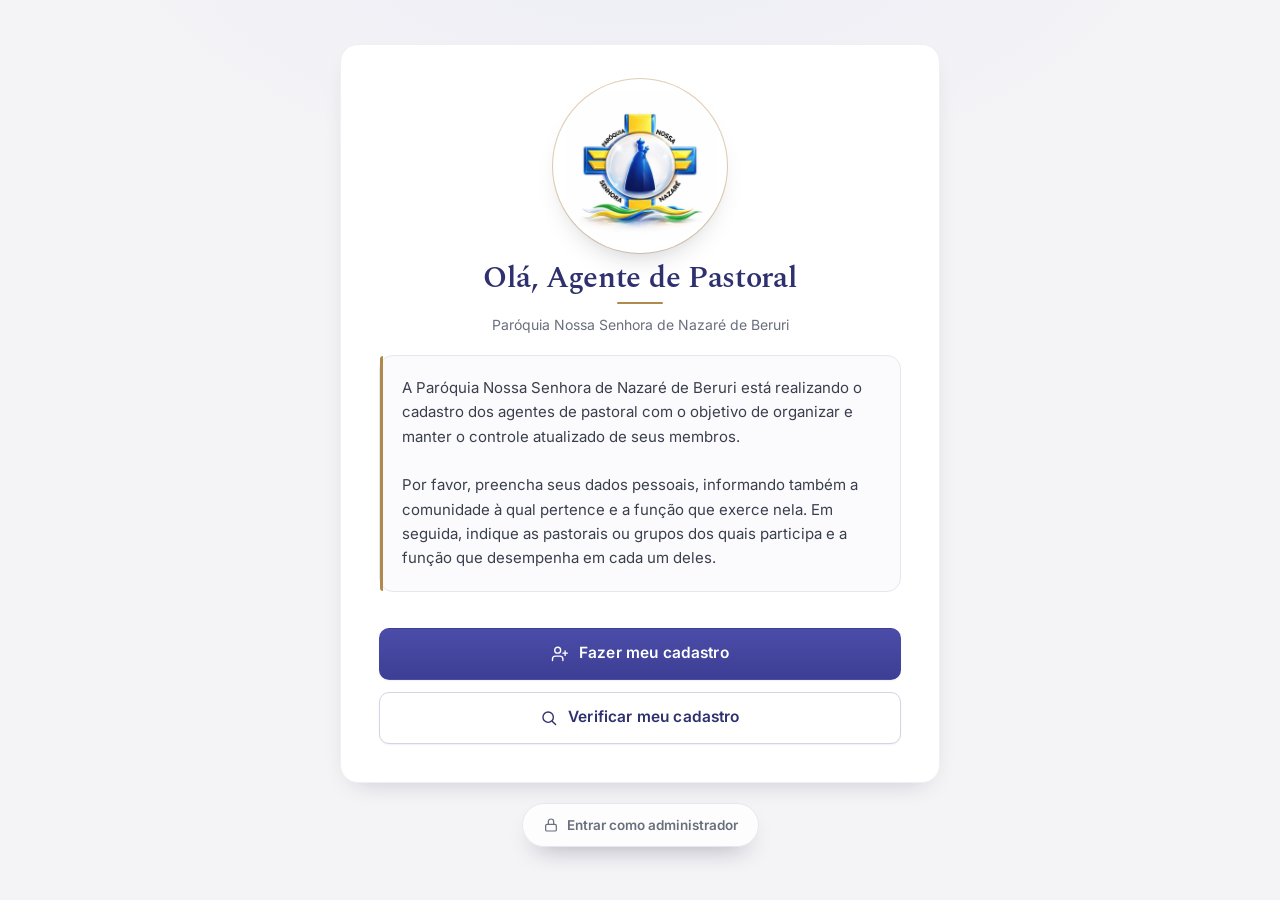
<file: site/index.html>
<!DOCTYPE html>
<html lang="pt-BR">
<head>
  <meta charset="UTF-8" />
  <title>Agentes de Pastoral — Paróquia N. S. de Nazaré de Beruri</title>
  <meta name="viewport" content="width=device-width, initial-scale=1, viewport-fit=cover" />
  <link rel="icon" type="image/png" sizes="64x64" href="./assets/img/favicon-64.png" />
  <link rel="icon" type="image/png" sizes="32x32" href="./assets/img/favicon-32.png" />
  <link rel="apple-touch-icon" href="./assets/img/apple-touch-icon.png" />
  <link rel="preconnect" href="https://fonts.googleapis.com" />
  <link rel="preconnect" href="https://fonts.gstatic.com" crossorigin />
  <link rel="stylesheet" href="./assets/css/styles.css" />
</head>
<body>
  <div class="container">
    <div class="logo-circle">
      <img src="./assets/img/logo.png" alt="Paróquia Nossa Senhora de Nazaré de Beruri" />
    </div>
    <div class="brand">
      <span class="hi">Olá, Agente de Pastoral</span>
      <div class="sub">Paróquia Nossa Senhora de Nazaré de Beruri</div>
    </div>

    <div class="intro">
      A Paróquia Nossa Senhora de Nazaré de Beruri está realizando o cadastro dos agentes de
      pastoral com o objetivo de organizar e manter o controle atualizado de seus membros.
      <br /><br />
      Por favor, preencha seus dados pessoais, informando também a comunidade à qual pertence e a
      função que exerce nela. Em seguida, indique as pastorais ou grupos dos quais participa e a
      função que desempenha em cada um deles.
    </div>

    <a class="btn-block btn-lg" href="./cadastro.html">
      <svg class="ic" viewBox="0 0 24 24" aria-hidden="true"><path d="M16 21v-2a4 4 0 0 0-4-4H6a4 4 0 0 0-4 4v2"/><circle cx="9" cy="7" r="4"/><path d="M19 8v6"/><path d="M22 11h-6"/></svg>
      Fazer meu cadastro
    </a>
    <a class="btn-block btn-lg btn-outline" href="./verificar.html">
      <svg class="ic" viewBox="0 0 24 24" aria-hidden="true"><circle cx="11" cy="11" r="7"/><path d="m21 21-4.3-4.3"/></svg>
      Verificar meu cadastro
    </a>
  </div>

  <nav class="admin-entry">
    <a class="btn-admin-float" href="./login.html">
      <svg class="ic" viewBox="0 0 24 24" aria-hidden="true"><rect x="4" y="11" width="16" height="10" rx="2"/><path d="M8 11V7a4 4 0 0 1 8 0v4"/></svg>
      Entrar como administrador
    </a>
  </nav>
</body>
</html>
</file>
<file: site/assets/css/styles.css>
@import url('https://fonts.googleapis.com/css2?family=Inter:wght@400;500;600;700&family=Spectral:wght@500;600;700&display=swap');

/* ===================== Design system ===================== */
:root{
  --pri:#3d3f95; --pri-2:#4a4ca8; --pri-dark:#2f316f;
  --gold:#b0894c;
  --ink:#191b22; --muted:#6a6f7e; --line:#e6e7ee; --line-2:#eef0f5;
  --bg:#f4f4f7; --card:#ffffff;
  --ok:#177a52; --err:#b3261e; --warn:#b76e00;
  --wa:#1ea362; --wa-dark:#178a53;
  --font:'Inter',system-ui,-apple-system,Segoe UI,sans-serif;
  --font-display:'Spectral',Georgia,'Times New Roman',serif;
  --r:14px; --r-sm:10px; --r-lg:18px;
  --sh-sm:0 1px 2px rgba(20,22,40,.06);
  --sh:0 10px 28px -16px rgba(20,22,40,.30);
  --sh-lg:0 24px 56px -26px rgba(20,22,40,.38);
  --ring:0 0 0 3px rgba(61,63,149,.16);
  --pad:clamp(20px,5vw,34px);
}
*{box-sizing:border-box}
html{-webkit-text-size-adjust:100%}
body{
  font-family:var(--font); color:var(--ink); margin:0; line-height:1.55;
  padding:clamp(18px,4vw,44px) clamp(12px,4vw,16px);
  background:
    radial-gradient(900px 460px at 50% -10%, #ececf5 0%, transparent 62%),
    var(--bg);
  min-height:100vh; overflow-x:hidden;
  -webkit-font-smoothing:antialiased; text-rendering:optimizeLegibility;
}
h1,h2,h3,h4{font-family:var(--font-display);color:var(--ink);line-height:1.2;font-weight:600;letter-spacing:-.01em}
h2{text-align:center;margin:0 0 6px;font-size:clamp(21px,4.6vw,27px)}
h3{font-size:clamp(17px,3.6vw,19px)}
a{color:var(--pri-dark)}

/* icons */
.ic{width:1.15em;height:1.15em;flex:0 0 auto;stroke:currentColor;fill:none;stroke-width:1.85;stroke-linecap:round;stroke-linejoin:round}
.ic-wa{width:1.2em;height:1.2em;flex:0 0 auto;fill:currentColor;stroke:none}
.ic-sm{width:1em;height:1em}

/* ===================== Layout ===================== */
.container{
  background:var(--card); padding:var(--pad); border-radius:var(--r-lg);
  box-shadow:var(--sh); border:1px solid var(--line-2);
  max-width:600px; margin:auto; width:100%;
  animation:rise .45s cubic-bezier(.2,.7,.2,1) both;
}
.container.wide{max-width:1040px}
@keyframes rise{from{opacity:0;transform:translateY(12px)}to{opacity:1;transform:none}}

.logo{display:block;width:clamp(104px,28vw,148px);height:auto;margin:0 auto 10px;filter:drop-shadow(0 6px 14px rgba(20,22,40,.14))}
.logo-sm{width:clamp(80px,20vw,104px)}
/* logo dentro de círculo (medalhão) — imagem centralizada; cantos vazios recortados pelo círculo */
.logo-circle{
  width:clamp(126px,33vw,166px);aspect-ratio:1;margin:0 auto 12px;
  background:#fff;border-radius:50%;overflow:hidden;
  display:flex;align-items:center;justify-content:center;
  box-shadow:0 0 0 4px #fff, 0 0 0 5px rgba(176,137,76,.42), 0 14px 30px -14px rgba(20,22,40,.35)
}
.logo-circle img{width:90%;height:90%;object-fit:contain;display:block}
.logo-circle.sm{width:clamp(94px,24vw,116px)}

/* olho para ver a senha */
.pw-wrap{position:relative;display:block;margin-top:7px}
.pw-wrap input{margin-top:0;padding-right:46px}
.pw-toggle{
  position:absolute;top:50%;right:6px;transform:translateY(-50%);
  background:none;border:none;box-shadow:none;margin:0;padding:6px;min-height:auto;width:auto;
  color:var(--muted);cursor:pointer
}
.pw-toggle:hover{background:none;filter:none;transform:translateY(-50%);color:var(--pri-dark)}
.pw-toggle svg{width:20px;height:20px;display:block;stroke:currentColor;fill:none}
.brand{text-align:center;margin-bottom:8px}

/* botão em forma de link (ex.: esqueci minha senha) */
.linklike{
  background:none;border:none;box-shadow:none;color:var(--pri-dark);
  font-weight:600;font-size:13.5px;width:auto;min-height:auto;margin:14px auto 0;
  display:block;padding:6px 4px;cursor:pointer
}
.linklike:hover{background:none;filter:none;transform:none;box-shadow:none;text-decoration:underline}

/* botão flutuante de acesso administrativo (fora do card) */
.admin-entry{max-width:600px;margin:20px auto 0;text-align:center}
.btn-admin-float{
  display:inline-flex;align-items:center;gap:8px;
  background:rgba(255,255,255,.82);backdrop-filter:blur(8px);
  color:var(--muted);border:1px solid var(--line);border-radius:999px;
  padding:11px 20px;font-size:13.5px;font-weight:600;text-decoration:none;
  box-shadow:0 12px 26px -14px rgba(20,22,40,.45);transition:transform .18s,box-shadow .2s,color .2s,border-color .2s
}
.btn-admin-float:hover{color:var(--pri-dark);border-color:#d3d4e6;transform:translateY(-2px);box-shadow:0 16px 32px -14px rgba(20,22,40,.55)}
.btn-admin-float .ic{width:16px;height:16px}
.brand .hi{
  font-family:var(--font-display);font-size:clamp(22px,5.4vw,30px);font-weight:600;
  color:var(--pri-dark);letter-spacing:-.01em;line-height:1.15;display:block
}
.brand .sub{color:var(--muted);font-size:clamp(12.5px,3vw,14px);margin-top:6px;position:relative;padding-top:12px}
.brand .sub::before{content:"";position:absolute;top:0;left:50%;transform:translateX(-50%);width:46px;height:2px;background:var(--gold);border-radius:2px}

.intro{
  position:relative;background:#fbfbfd;border:1px solid var(--line);
  padding:clamp(15px,4vw,20px) clamp(16px,4vw,22px);border-radius:var(--r);
  color:#3a3f4d;line-height:1.62;margin:20px 0 24px;font-size:clamp(14px,3.4vw,15px)
}
.intro::before{content:"";position:absolute;left:0;top:0;bottom:0;width:3px;background:var(--gold);border-radius:3px 0 0 3px}

/* ===================== Form ===================== */
label{font-weight:600;display:block;margin-top:16px;color:#3a3f4d;font-size:14px}
input,select,button,textarea{
  width:100%;padding:13px 14px;margin-top:7px;font-size:16px;font-family:inherit;
  border:1px solid var(--line);border-radius:var(--r-sm);background:#fff;color:var(--ink);
  transition:border-color .18s ease, box-shadow .18s ease, background .18s ease;
}
input::placeholder,textarea::placeholder{color:#9aa0ad}
input:focus,select:focus,textarea:focus{border-color:var(--pri);outline:none;box-shadow:var(--ring)}
input:disabled,select:disabled,textarea:disabled{background:#f4f5f8;color:#a2a7b2;cursor:not-allowed}
fieldset{border:none;padding:0;margin:0;min-width:0}
fieldset:disabled{opacity:.5;transition:opacity .25s ease}
select{
  appearance:none;-webkit-appearance:none;cursor:pointer;padding-right:40px;
  background-image:url("data:image/svg+xml,%3Csvg fill='none' stroke='%233d3f95' stroke-width='2' viewBox='0 0 24 24'%3E%3Cpath d='M6 9l6 6 6-6'/%3E%3C/svg%3E");
  background-repeat:no-repeat;background-position:right 13px center;background-size:18px;
}

/* ===================== Buttons ===================== */
button, .btn-block{
  border:1px solid transparent;border-radius:var(--r-sm);cursor:pointer;font-family:var(--font);
  font-weight:600;font-size:15px;letter-spacing:.01em;color:#fff;
  background:linear-gradient(180deg,var(--pri-2),var(--pri));margin-top:18px;padding:14px 18px;min-height:48px;
  box-shadow:var(--sh-sm);
  transition:transform .16s cubic-bezier(.2,.7,.2,1), box-shadow .2s, filter .2s, background .2s, border-color .2s;
  display:inline-flex;align-items:center;justify-content:center;gap:10px;text-decoration:none;user-select:none;line-height:1.2
}
button:hover, .btn-block:hover{transform:translateY(-1px);box-shadow:var(--sh);filter:brightness(1.05)}
button:active, .btn-block:active{transform:translateY(0);filter:brightness(.97)}
button:focus-visible,.btn-block:focus-visible{outline:none;box-shadow:var(--ring)}
button:disabled{filter:grayscale(.3) opacity(.6);cursor:not-allowed;transform:none;box-shadow:none}
.is-loading{pointer-events:none;cursor:progress}
.btn-loader{display:inline-flex;align-items:center;justify-content:center;line-height:0}

.btn-lg{padding:15px 22px;font-size:15.5px;min-height:52px}
.btn-sm{padding:9px 14px;font-size:13px;margin-top:0;min-height:38px;border-radius:9px;width:auto;box-shadow:none}
.btn-block{width:100%;text-align:center;margin-top:12px}

.btn-outline{background:#fff;color:var(--pri-dark);border:1px solid #d3d4e6}
.btn-outline:hover{background:#f7f7fc;border-color:var(--pri);filter:none}
.btn-ghost{background:#fff;color:var(--ink);border:1px solid var(--line)}
.btn-ghost:hover{background:#f8f9fb;border-color:#cfd2db;filter:none}
.btn-danger{background:linear-gradient(180deg,#c0342c,#a51f18);color:#fff}
.btn-wa{background:linear-gradient(180deg,var(--wa),var(--wa-dark));color:#fff}
.btn-gold{background:#fff;color:#7a5c22;border:1px solid #e3d3b4}
.btn-gold:hover{background:#fdf9f1;border-color:var(--gold);filter:none}

.row{display:flex;gap:12px;flex-wrap:wrap}
.row>*{flex:1;min-width:0}
.row .btn-sm{flex:0 0 auto}
#tab-config .row>.card{min-width:240px}
.muted{color:var(--muted);font-size:13.5px}
.center{text-align:center}.mt{margin-top:16px}
.hidden{display:none!important}
.fade-in{animation:fadeIn .35s ease both}
@keyframes fadeIn{from{opacity:0;transform:translateY(6px)}to{opacity:1;transform:none}}

.mensagem{text-align:center;margin-top:16px;font-weight:600}
.mensagem.ok{color:var(--ok)}.mensagem.erro{color:var(--err)}

/* inline loading */
.loading{display:none;justify-content:center;align-items:center;gap:12px;margin-top:18px;color:var(--muted);font-weight:600}
.loading.show{display:flex}
.cpf-status{display:flex;align-items:center;gap:8px;margin-top:9px;font-size:13.5px;font-weight:600;min-height:20px}
.cpf-status.ok{color:var(--ok)}.cpf-status.err{color:var(--err)}.cpf-status.load{color:var(--muted)}

/* alerta (CPF já cadastrado) */
.alerta{
  border:1px solid #ecd9b6;background:#fdf8ee;border-left:3px solid var(--warn);
  border-radius:var(--r);padding:16px 18px;margin:14px 0 4px
}
.alerta-head{display:flex;align-items:center;gap:9px;font-family:var(--font-display);font-weight:600;color:#8a5300;font-size:16px}
.alerta-head .ic{stroke:var(--warn);width:20px;height:20px}
.alerta p{margin:8px 0 12px;color:#6d5a34;font-size:13.5px}

#tituloPastorais{
  text-align:center;background:#f6f6fb;border:1px solid var(--line-2);
  padding:12px;border-radius:var(--r-sm);font-family:var(--font-display);font-size:16px;font-weight:600;color:var(--pri-dark);margin-top:26px
}
.pastoral-bloco{
  margin-bottom:14px;padding:clamp(12px,3.5vw,16px);border:1px solid var(--line);border-radius:var(--r);
  background:#fbfbfd;animation:fadeIn .3s ease both
}

/* ===================== Toast ===================== */
#toastWrap{position:fixed;top:calc(16px + env(safe-area-inset-top,0px));left:50%;transform:translateX(-50%);z-index:9999;display:flex;flex-direction:column;gap:10px;width:min(94vw,420px)}
.toast{
  display:flex;align-items:center;gap:10px;padding:14px 16px;border-radius:var(--r);color:#fff;font-weight:600;font-size:14px;
  box-shadow:var(--sh-lg);animation:toastIn .3s cubic-bezier(.2,.7,.2,1);border:1px solid rgba(255,255,255,.14)
}
.toast.info{background:var(--pri-dark)}
.toast.ok{background:var(--ok)}
.toast.erro{background:var(--err)}
.toast.warn{background:var(--warn)}
@keyframes toastIn{from{opacity:0;transform:translateY(-10px) scale(.98)}to{opacity:1;transform:none}}

/* ===================== Password rules ===================== */
.regras{list-style:none;padding:0;margin:10px 0 4px;font-size:13.5px}
.regras li{padding:3px 0;color:var(--muted);transition:color .2s;display:flex;align-items:center;gap:8px}
.regras li::before{content:"○";font-weight:800;color:#c3c8d4;transition:.2s}
.regras li.ok{color:var(--ok)}
.regras li.ok::before{content:"✓";color:var(--ok)}

.orientacoes{margin:6px 0 18px;padding-left:20px;font-size:14px;line-height:1.55;color:var(--ink)}
.orientacoes li{margin:7px 0}

/* Status online + histórico de atividades */
.status-online{color:#12855a;font-weight:700;font-size:13px;display:inline-flex;align-items:center;gap:6px}
.status-online::before{content:"";width:8px;height:8px;border-radius:50%;background:#12855a;box-shadow:0 0 0 3px rgba(18,133,90,.18)}
.log-item{display:flex;gap:12px;padding:12px 2px;border-bottom:1px solid var(--line-2)}
.log-item:last-child{border-bottom:none}
.log-dot{width:10px;height:10px;border-radius:50%;margin-top:6px;flex:0 0 auto;background:var(--muted)}
.log-login{background:#3d3f95}
.log-editar{background:#c98a00}
.log-excluir{background:#c0392b}
.log-criar{background:#12855a}
.log-alterar{background:#7a4fd6}
.log-reset{background:#0a97a8}
.log-body{min-width:0}

/* ===================== Admin ===================== */
.card{border:1px solid var(--line);border-radius:var(--r);padding:clamp(13px,3.5vw,16px);margin-top:14px;background:#fff;box-shadow:var(--sh-sm);animation:fadeIn .3s ease both}
.card h4{margin:0 0 6px;font-family:var(--font-display)}
.badge{display:inline-block;padding:3px 10px;border-radius:20px;font-size:11px;font-weight:700;letter-spacing:.04em;vertical-align:middle;font-family:var(--font)}
.badge.dev{background:#ecebf7;color:#3f3f8f}.badge.adm{background:#e7eef4;color:#2b5a78}
.tabs{display:flex;gap:4px;border-bottom:1px solid var(--line);margin:8px 0 20px;overflow-x:auto;-webkit-overflow-scrolling:touch;scrollbar-width:none}
.tabs::-webkit-scrollbar{display:none}
.tab{background:transparent;color:var(--muted);border:none;border-bottom:2px solid transparent;border-radius:0;margin:0;padding:11px 15px;width:auto;min-height:auto;font-weight:600;box-shadow:none;white-space:nowrap;font-family:var(--font)}
.tab:hover{background:#f6f6fa;color:var(--ink);transform:none;filter:none}
.tab.active{color:var(--pri-dark);border-bottom-color:var(--pri)}
.chip-list{display:flex;flex-wrap:wrap;gap:8px;margin-top:10px}
.chip{display:inline-flex;align-items:center;gap:8px;background:#f1f1f7;color:#3a3f4d;padding:7px 12px;border-radius:20px;font-size:13px;font-weight:500;transition:.15s}
.chip:hover{background:#e9e9f2}
.chip button{background:transparent;color:var(--err);border:none;padding:0;margin:0;min-height:auto;width:auto;font-weight:800;font-size:16px;cursor:pointer;box-shadow:none;line-height:1}
.chip button:hover{transform:scale(1.15);filter:none}
.topbar{display:flex;justify-content:space-between;align-items:center;gap:12px;margin-bottom:12px;flex-wrap:wrap}
.card-actions{display:flex;gap:8px;flex-wrap:wrap}
.back{display:inline-flex;align-items:center;gap:6px;margin-bottom:16px;color:var(--pri-dark);text-decoration:none;font-weight:600;font-size:14px;transition:.15s}
.back:hover{gap:9px}
.who{display:inline-flex;align-items:center;gap:8px;font-size:13px;flex-wrap:wrap}
.who #quemSou{word-break:break-word}

/* ===================== Modal ===================== */
#modal{position:fixed;inset:0;background:rgba(17,18,32,.55);backdrop-filter:blur(3px);z-index:5000;display:flex;align-items:flex-start;justify-content:center;padding:clamp(10px,3vw,24px);overflow:auto;animation:fadeIn .2s ease;-webkit-overflow-scrolling:touch}
#modal .container{max-width:600px;margin:0;animation:rise .28s cubic-bezier(.2,.7,.2,1) both}

/* ===================== Responsividade ===================== */
@media (max-width:560px){
  .row{flex-direction:column;gap:10px}
  .row>*{width:100%}
  .card-actions{width:100%}
  .card-actions button{flex:1}
  .topbar{align-items:flex-start}
}
@media (max-width:380px){
  button,.btn-block{font-size:14.5px;padding:13px 14px}
  .brand .hi{font-size:20px}
}
@media (min-width:900px){
  .container{padding:38px}
}
@media (hover:none){
  button:hover,.btn-block:hover{transform:none;filter:none;box-shadow:var(--sh-sm)}
}
</file>
